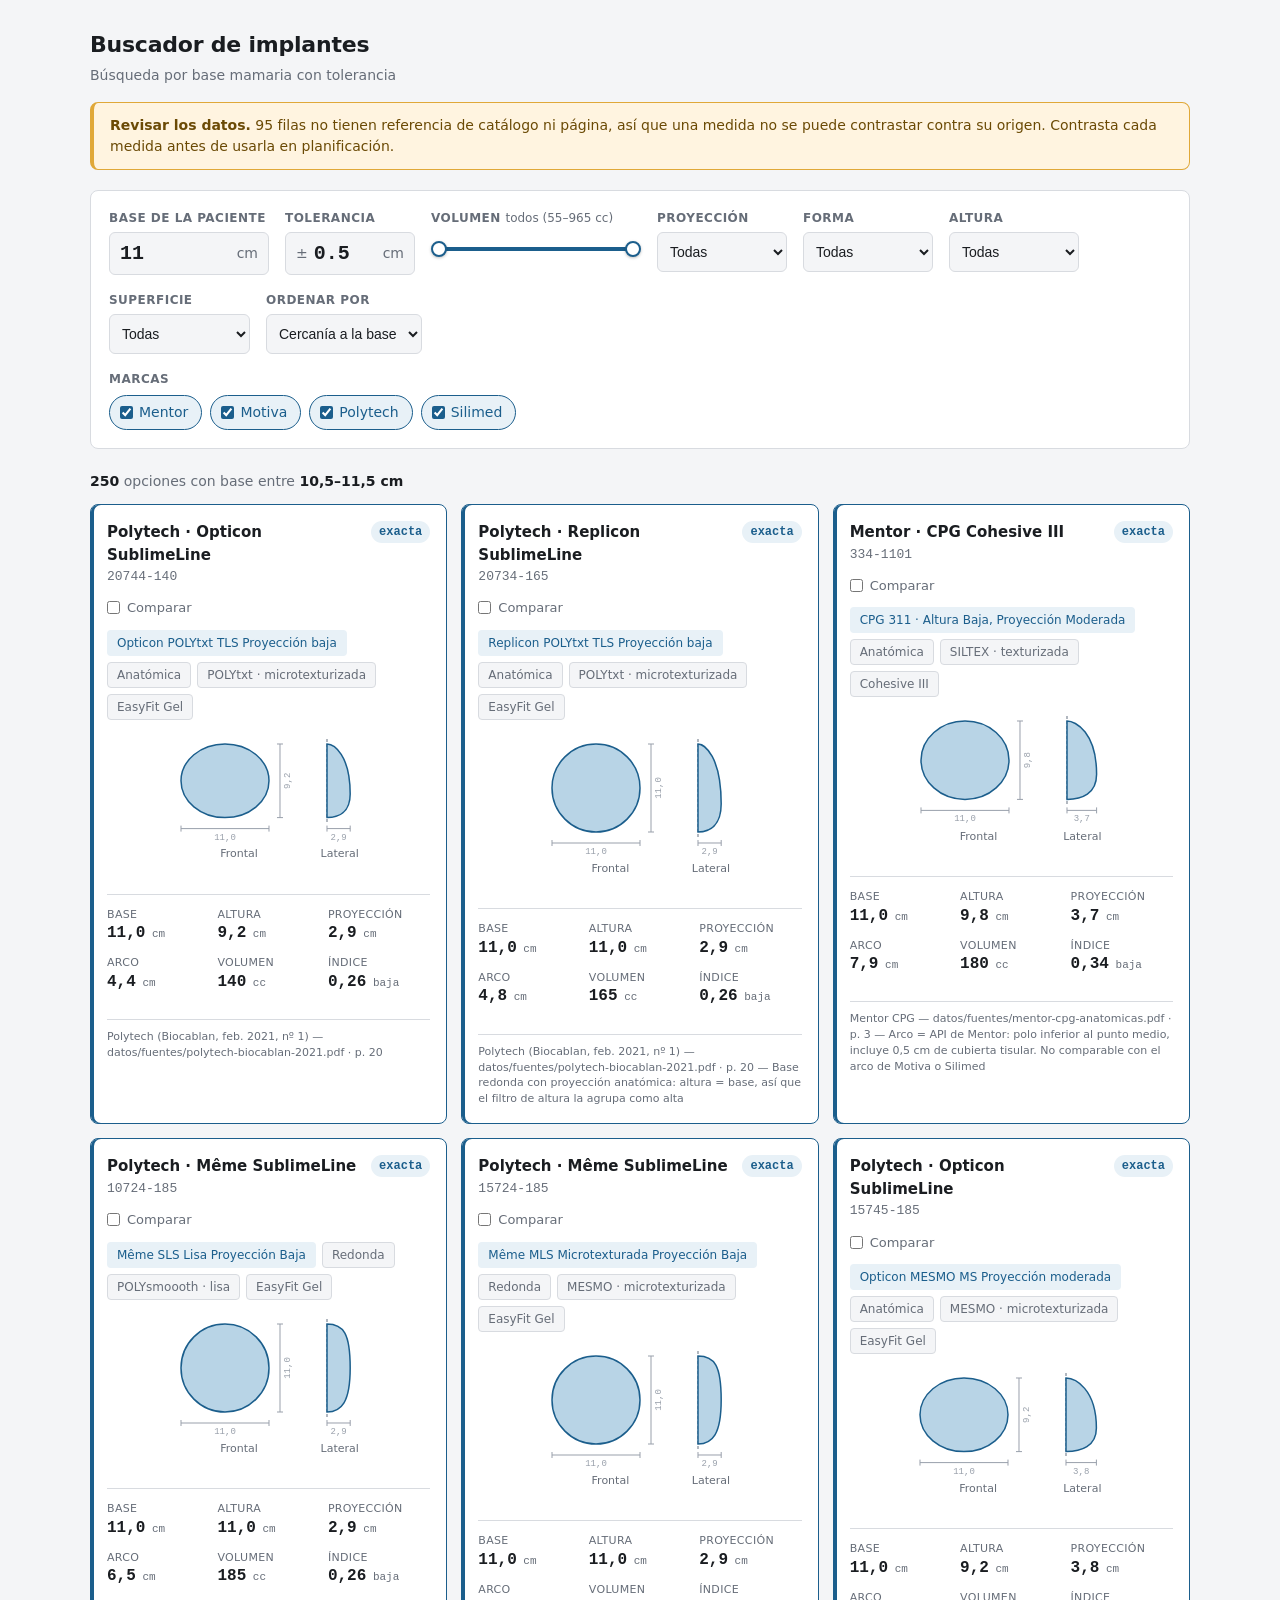
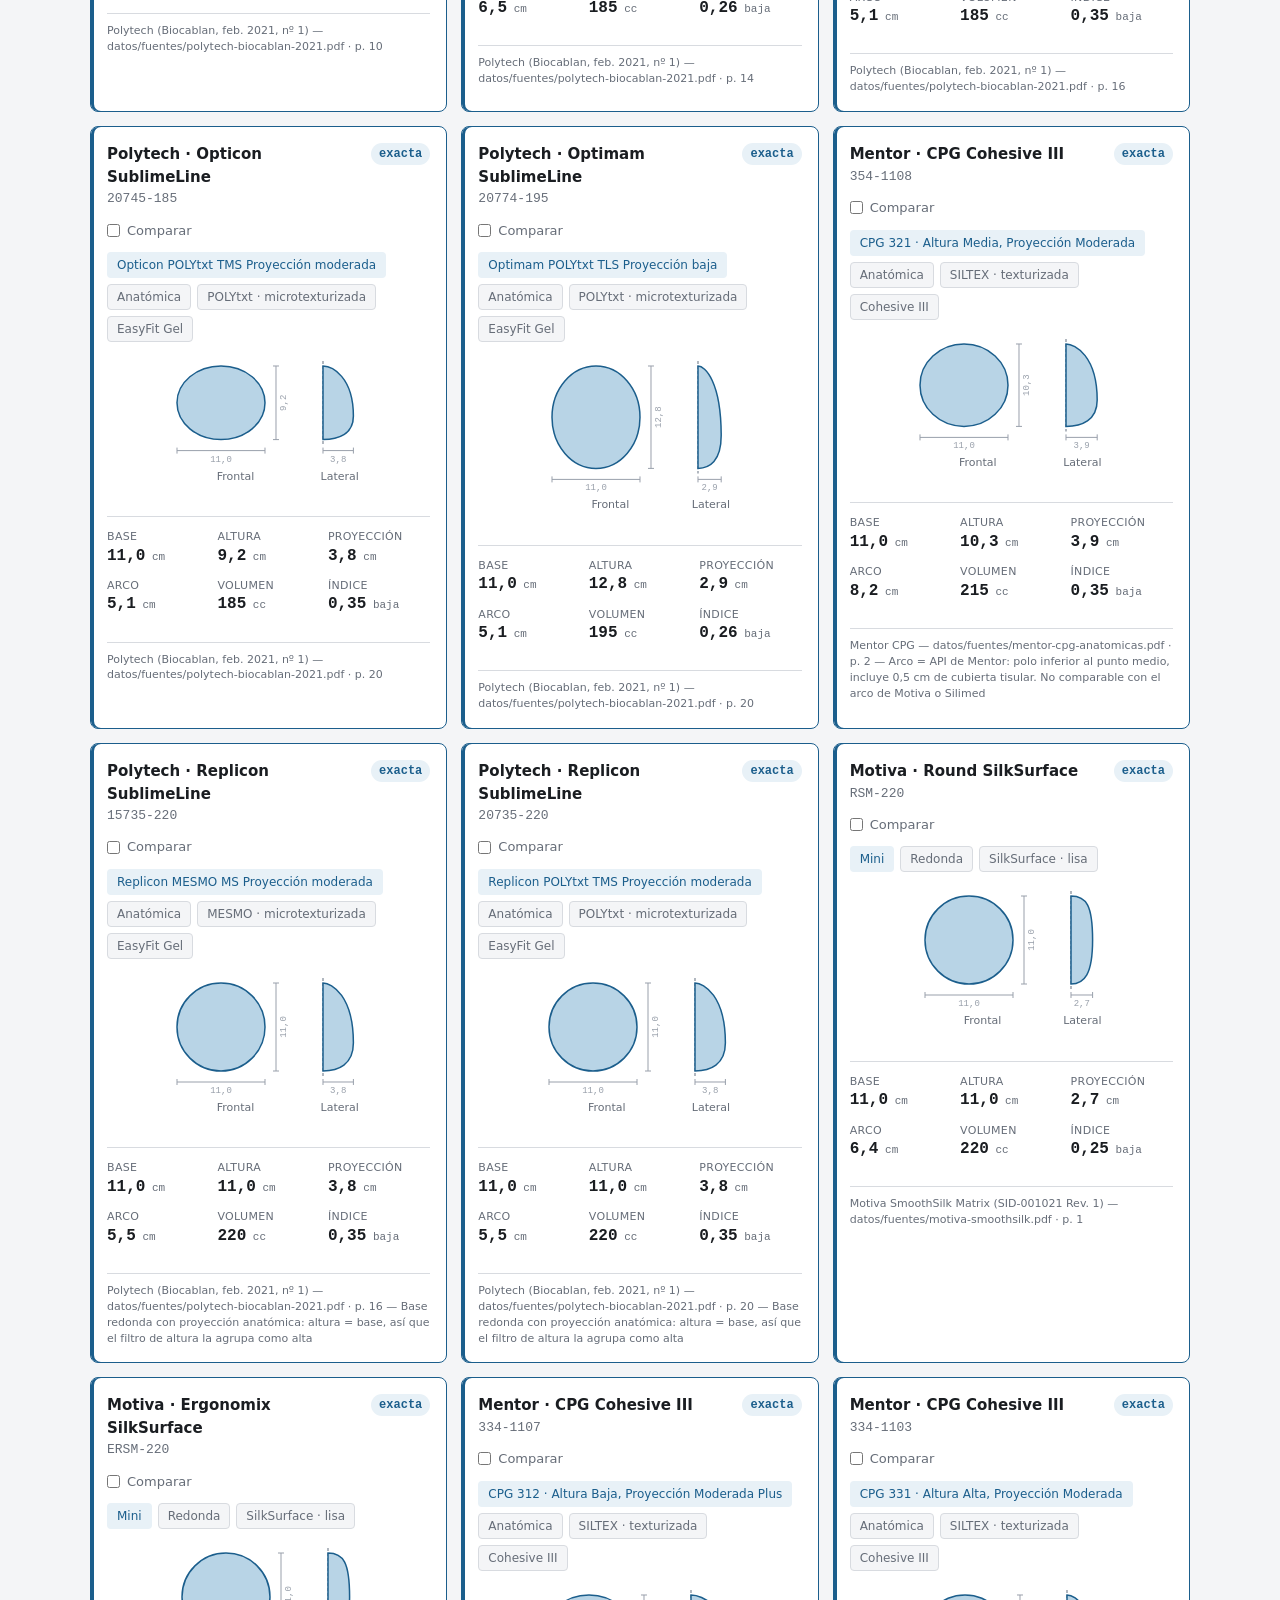
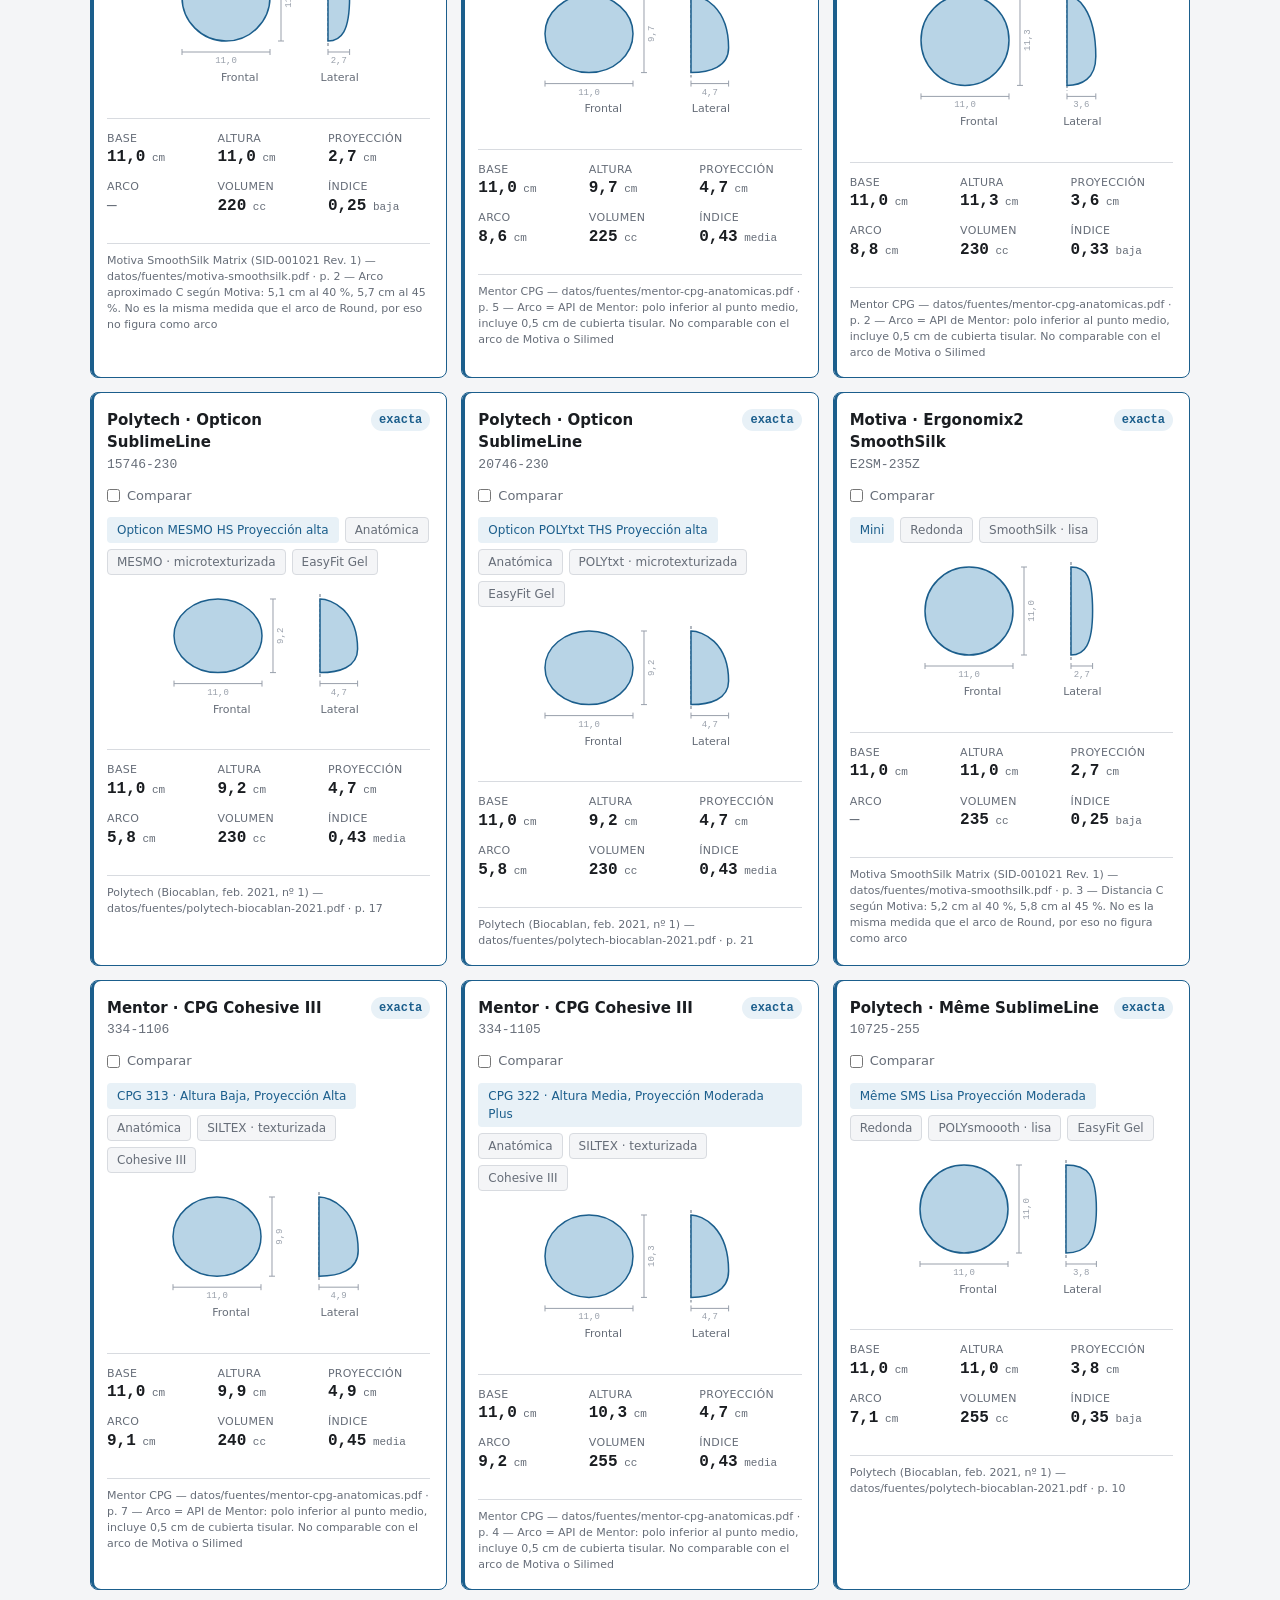
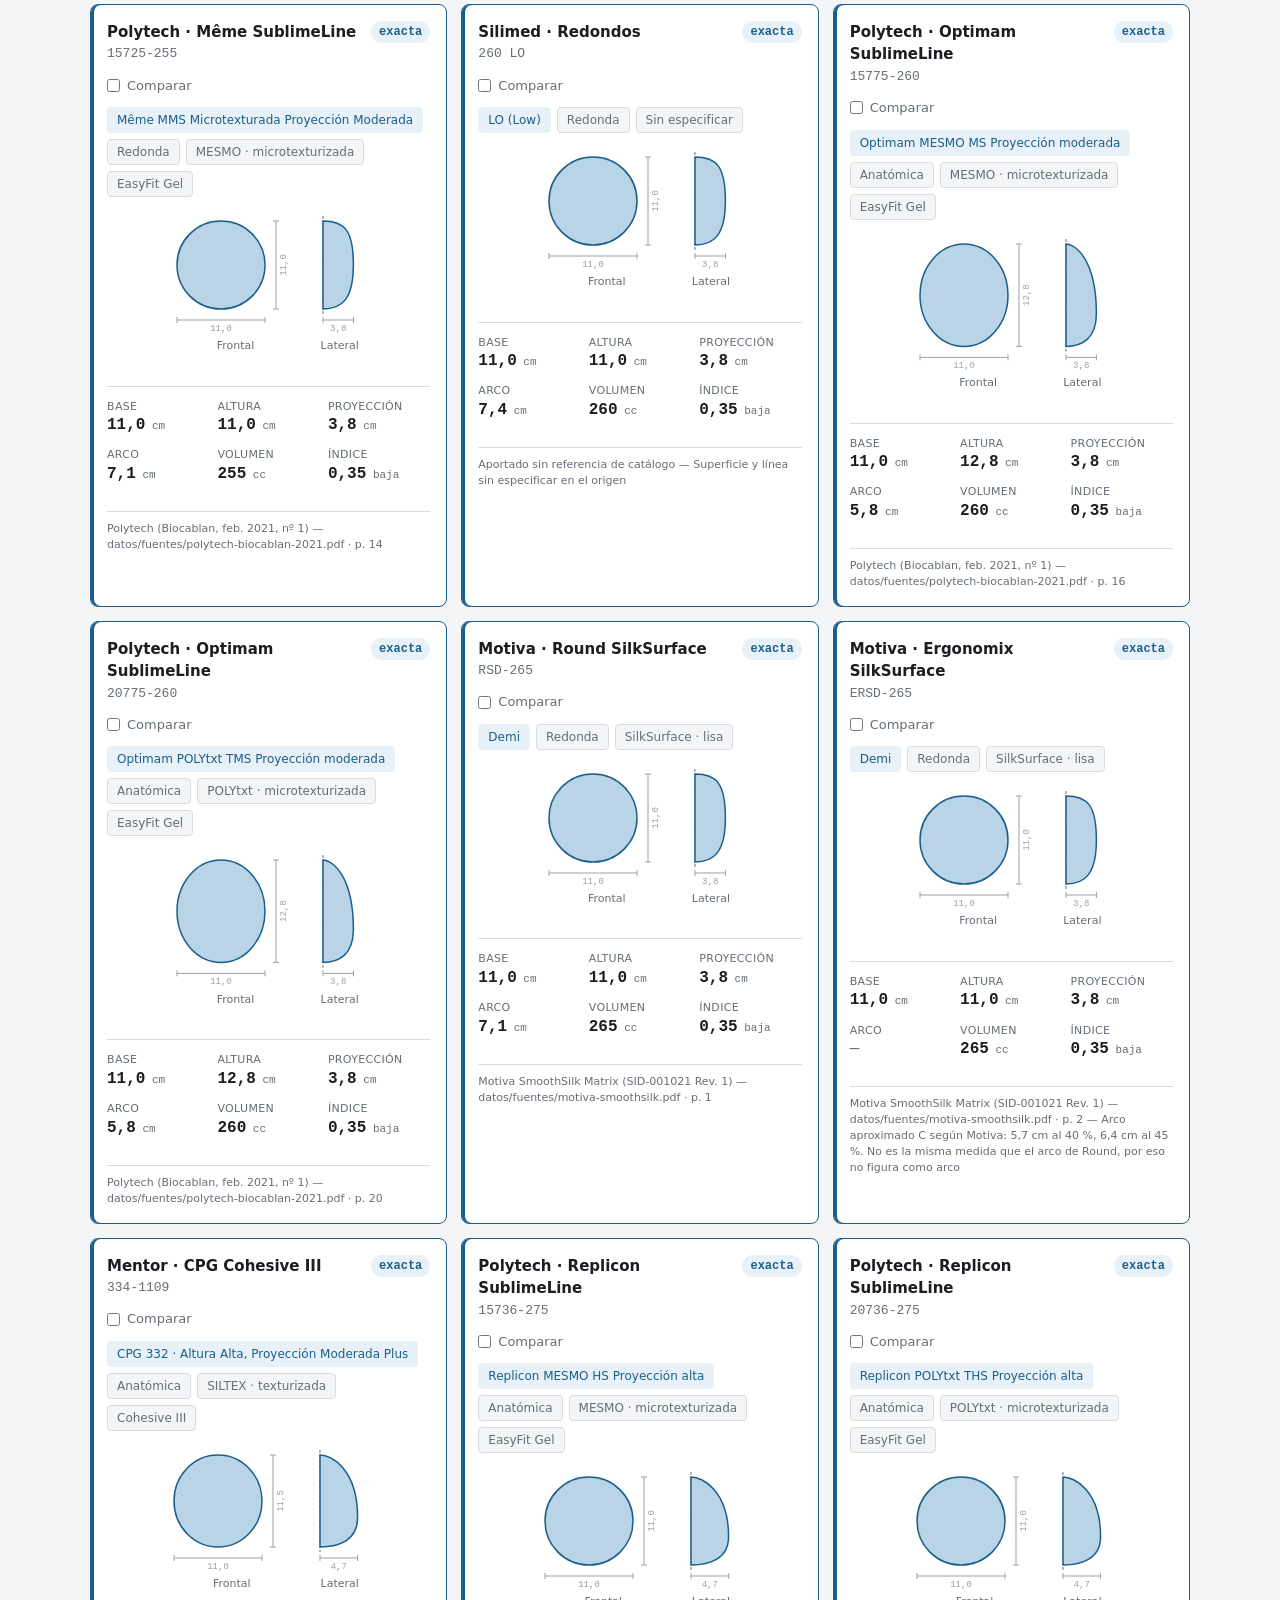
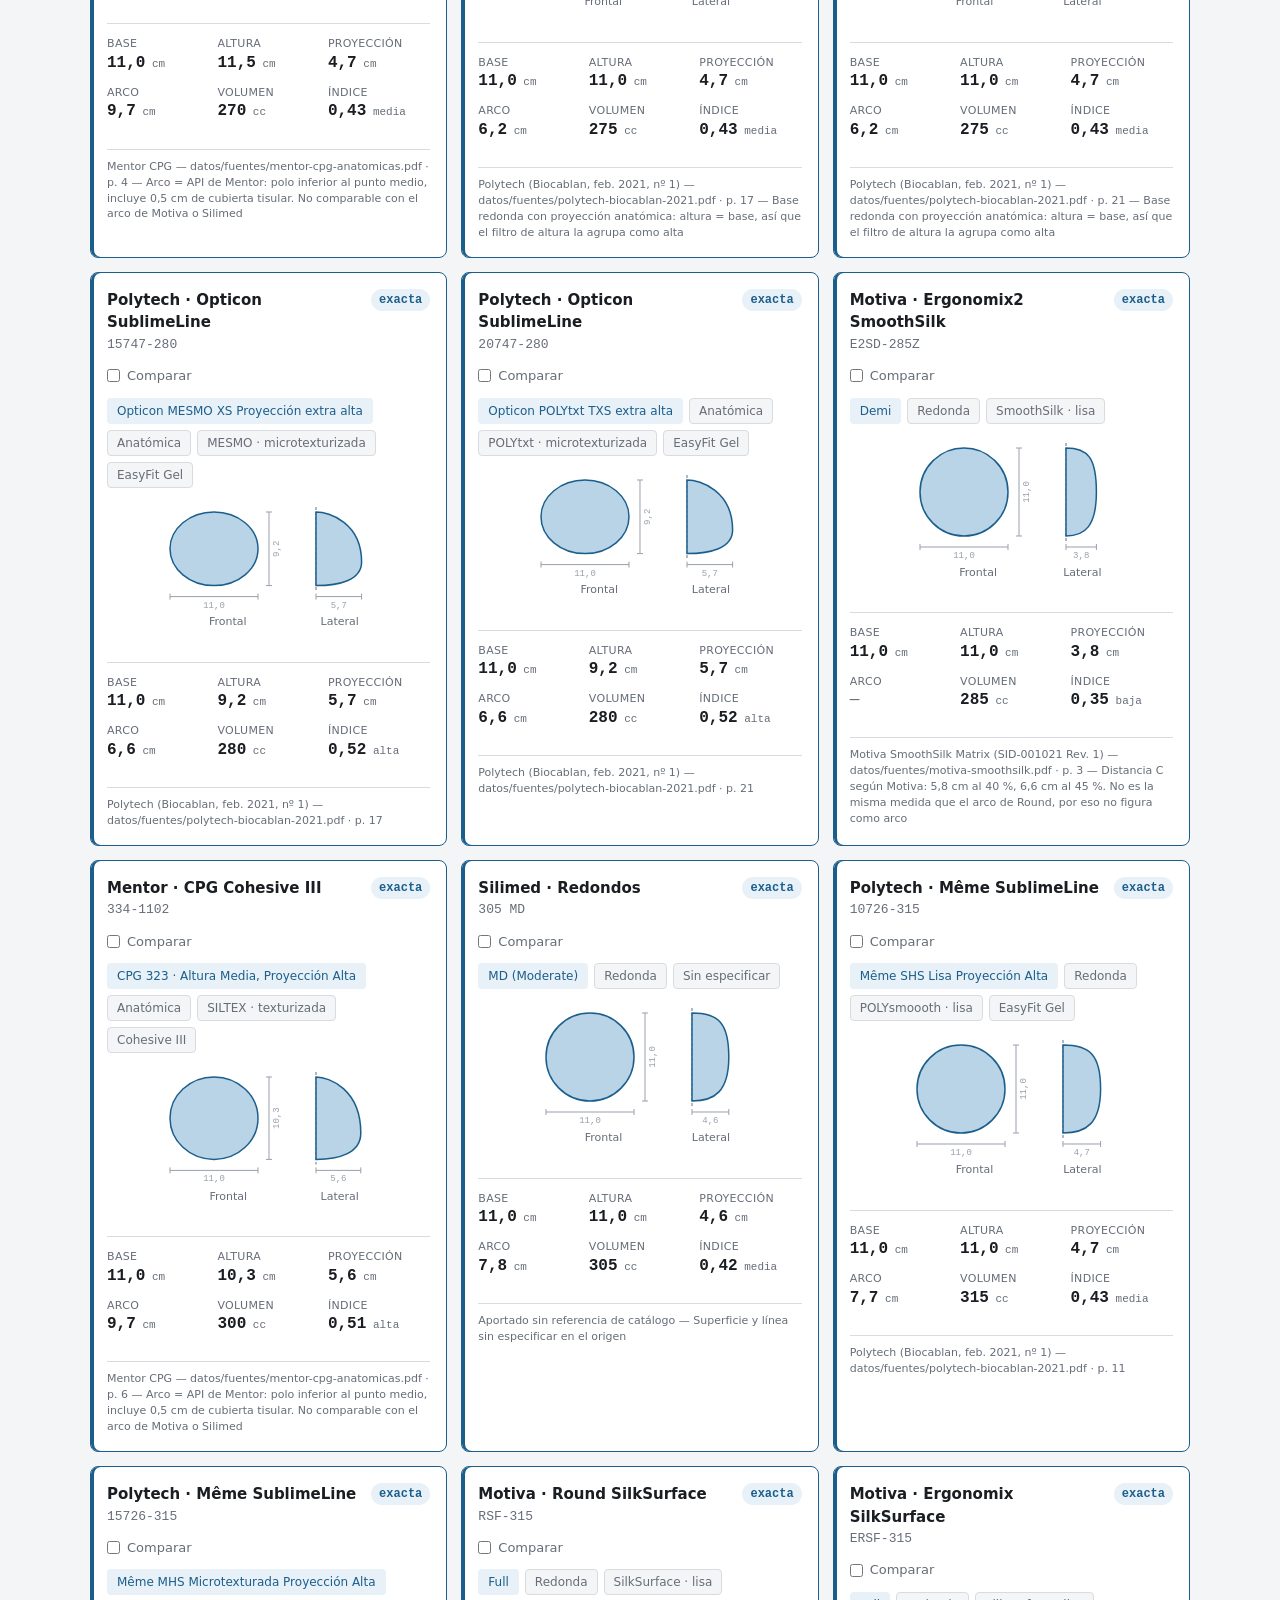
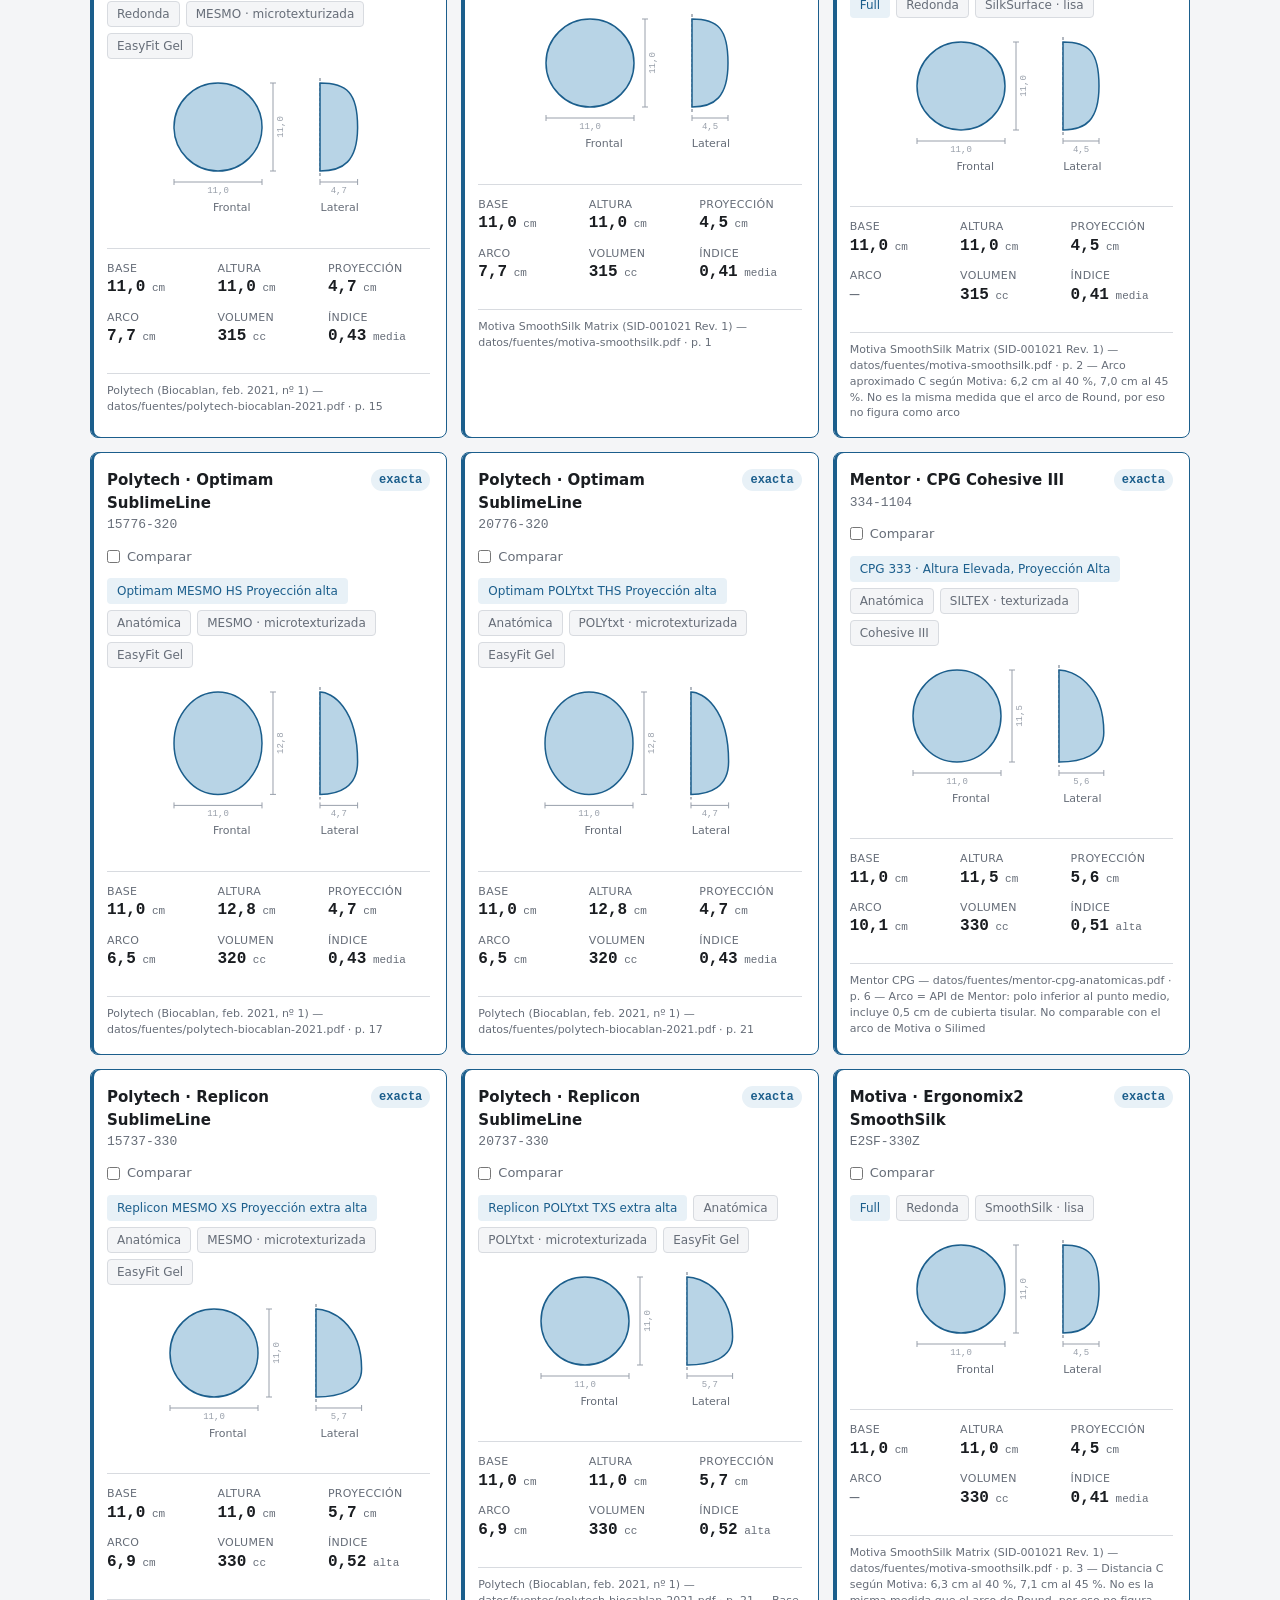
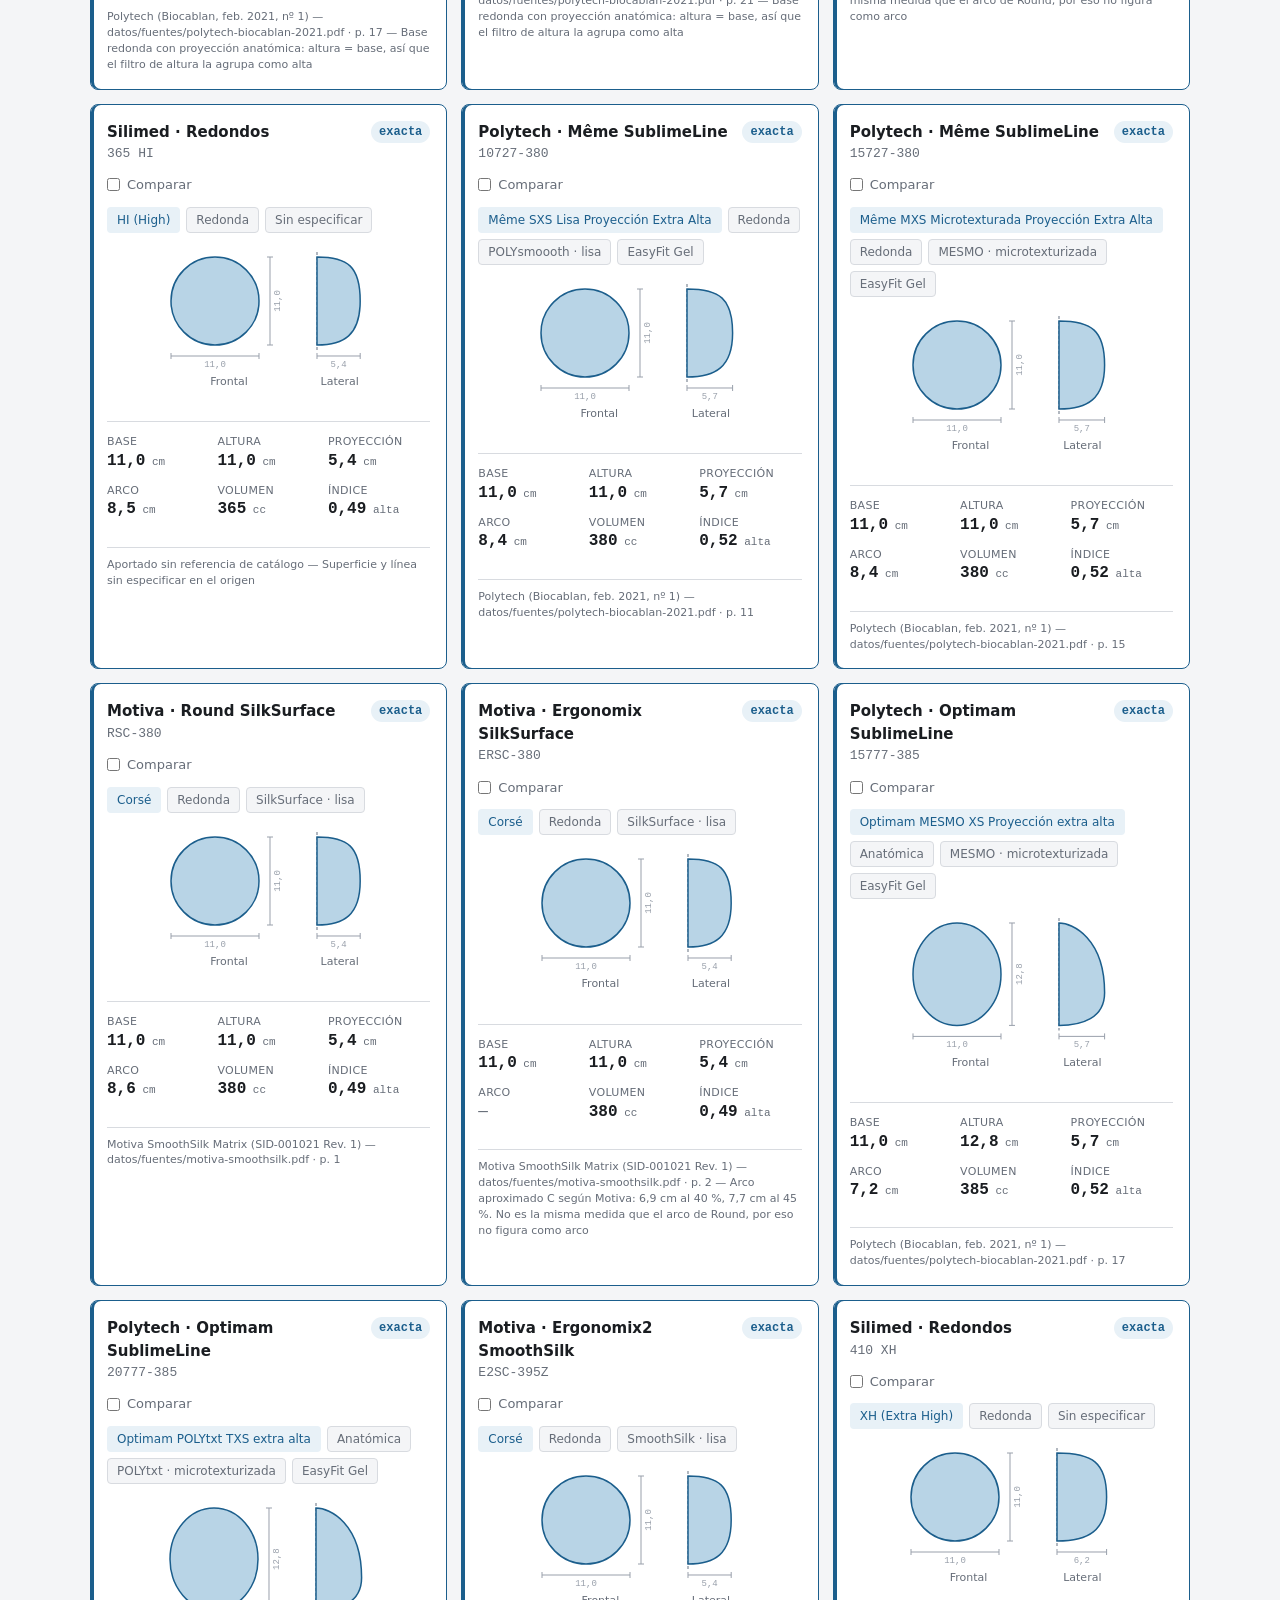
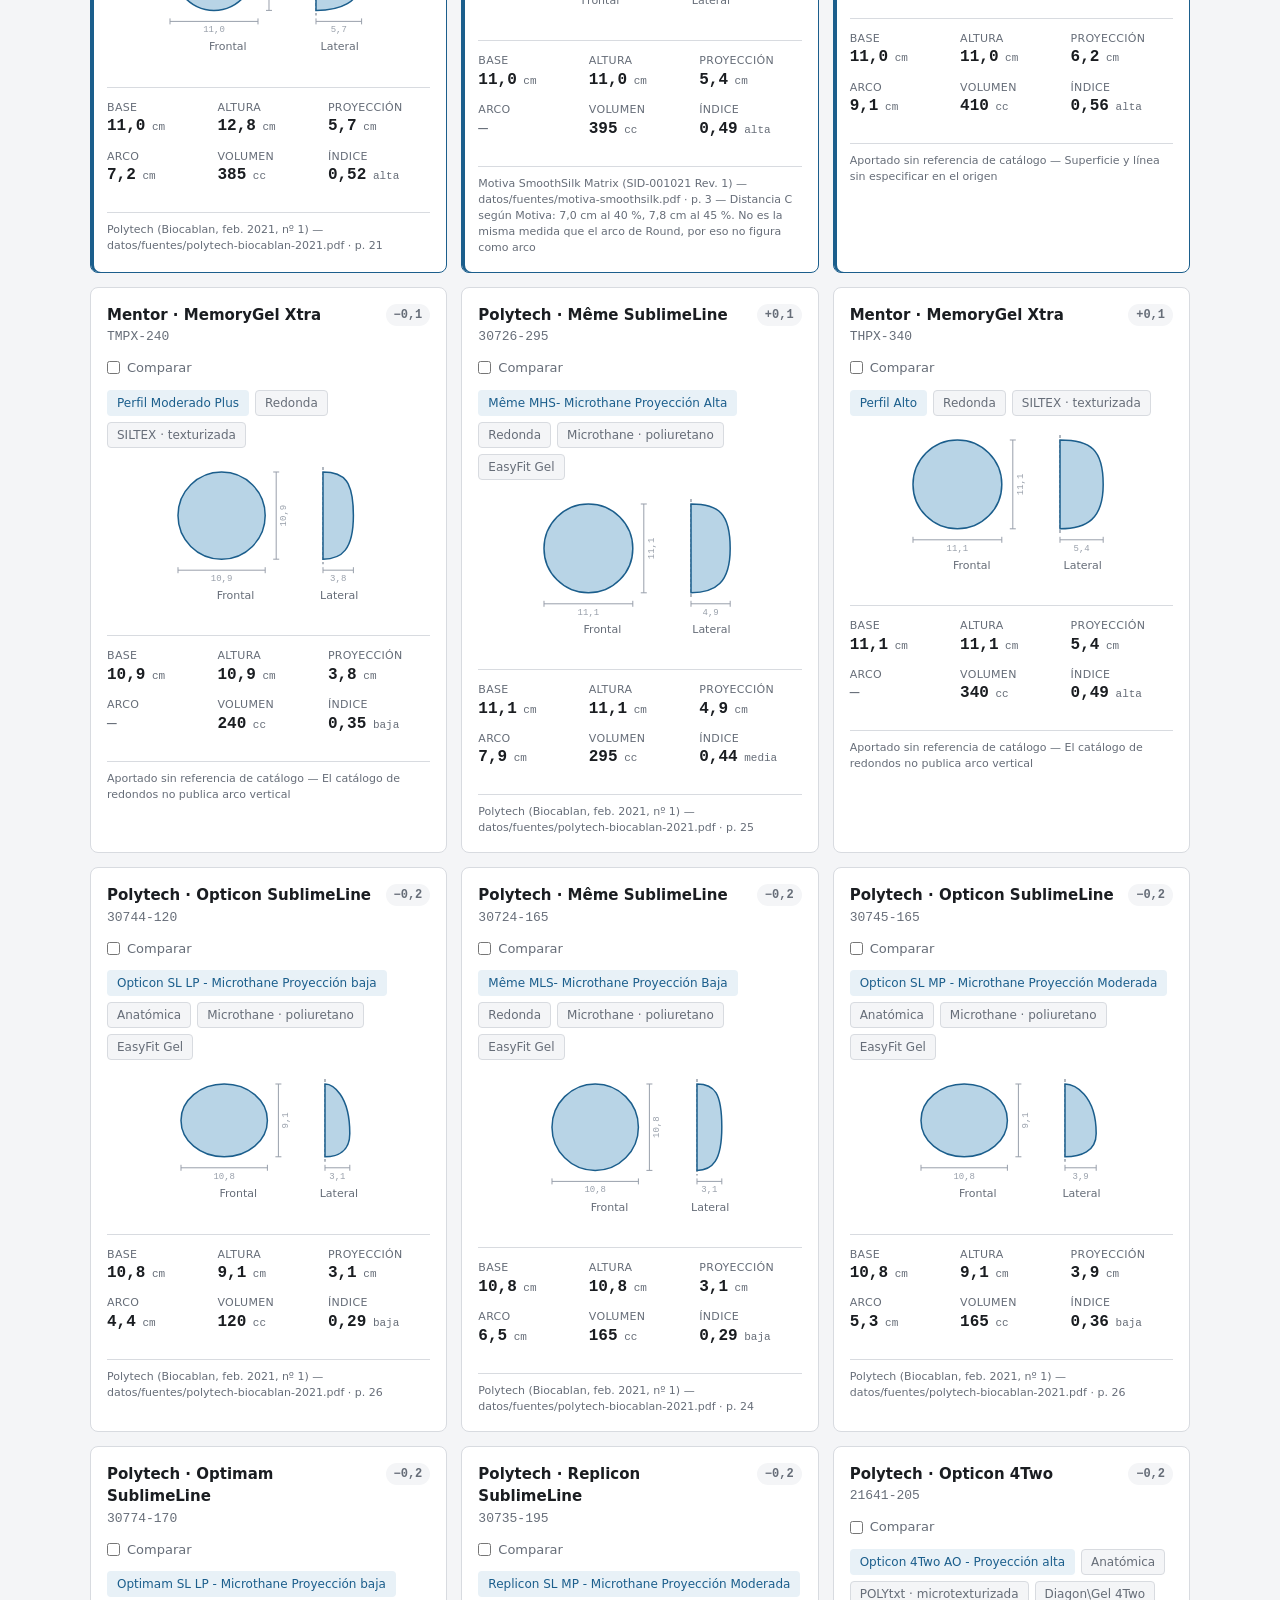
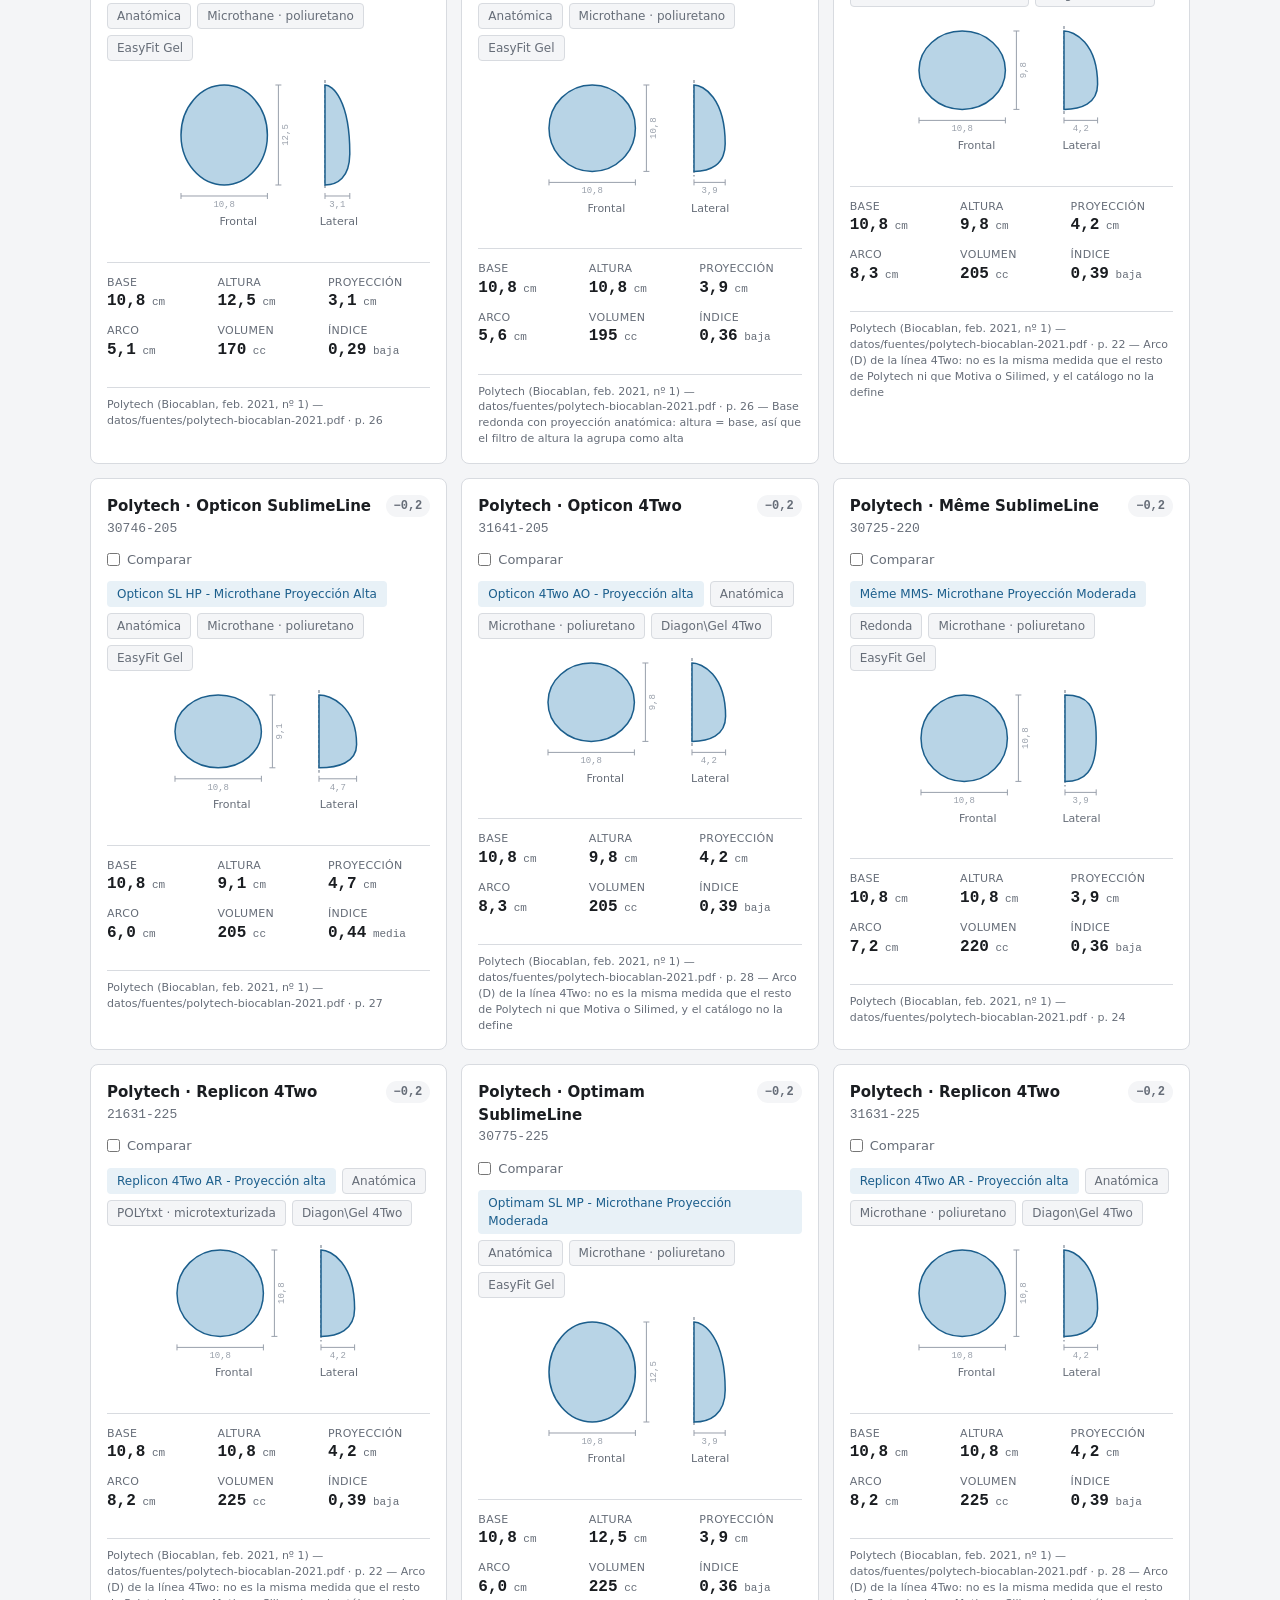
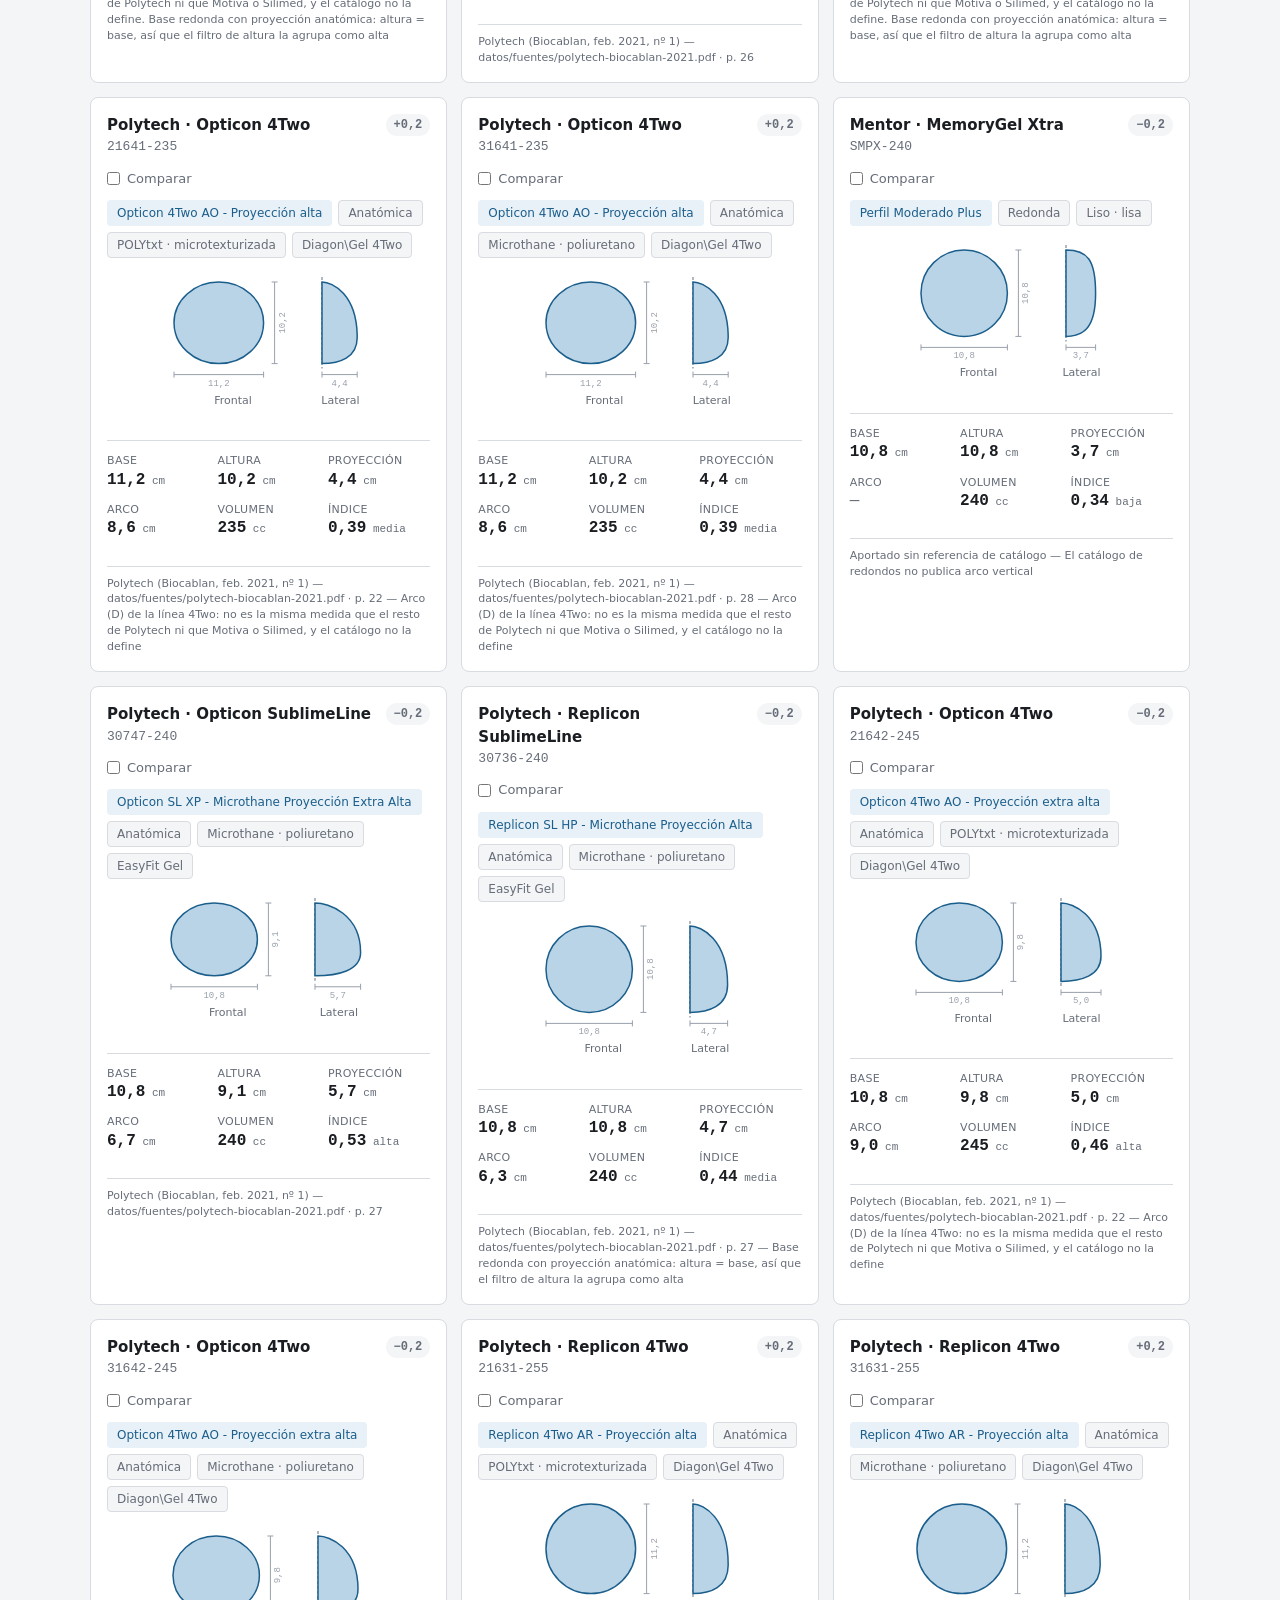
<file: proyectos/implantes-mamarios/web/index.html>
<!doctype html>
<html lang="es">
<head>
  <meta charset="utf-8">
  <meta name="viewport" content="width=device-width, initial-scale=1">
  <title>Buscador de implantes</title>
  <link rel="stylesheet" href="estilos.css">
</head>
<body>

<header class="cabecera">
  <h1>Buscador de implantes</h1>
  <p class="subtitulo">Búsqueda por base mamaria con tolerancia</p>
</header>

<div id="avisoDemo" class="aviso-demo" hidden>
  <strong>Revisar los datos.</strong>
  <span id="avisoDemoTexto"></span>
</div>

<main>
  <section class="panel" aria-label="Criterios de búsqueda">
    <div class="campos">
      <div class="campo campo-principal">
        <label for="base">Base de la paciente</label>
        <div class="con-unidad">
          <input type="number" id="base" value="11" step="0.1" min="6" max="18" inputmode="decimal">
          <span class="unidad">cm</span>
        </div>
      </div>

      <div class="campo">
        <label for="tolerancia">Tolerancia</label>
        <div class="con-unidad">
          <span class="prefijo">±</span>
          <input type="number" id="tolerancia" value="0.5" step="0.1" min="0" max="3" inputmode="decimal">
          <span class="unidad">cm</span>
        </div>
      </div>

      <div class="campo campo-rango">
        <label for="volMin">Volumen <span id="volLectura" class="lectura"></span></label>
        <div class="rango">
          <div class="rango-pista"><div class="rango-relleno" id="rangoRelleno"></div></div>
          <input type="range" id="volMin" step="5" aria-label="Volumen mínimo">
          <input type="range" id="volMax" step="5" aria-label="Volumen máximo">
        </div>
      </div>

      <div class="campo">
        <label for="proyeccion">Proyección</label>
        <select id="proyeccion">
          <option value="">Todas</option>
          <option value="baja">Baja</option>
          <option value="media">Media</option>
          <option value="alta">Alta</option>
        </select>
      </div>

      <div class="campo">
        <label for="forma">Forma</label>
        <select id="forma">
          <option value="">Todas</option>
          <option value="redonda">Redonda</option>
          <option value="anatomica">Anatómica</option>
        </select>
      </div>

      <div class="campo" id="campoAltura" hidden>
        <label for="altura">Altura</label>
        <select id="altura">
          <option value="">Todas</option>
          <option value="baja">Baja</option>
          <option value="media">Media</option>
          <option value="alta">Alta</option>
        </select>
      </div>

      <div class="campo">
        <label for="superficie">Superficie</label>
        <select id="superficie">
          <option value="">Todas</option>
        </select>
      </div>

      <div class="campo">
        <label for="orden">Ordenar por</label>
        <select id="orden">
          <option value="cercania">Cercanía a la base</option>
          <option value="volumen">Volumen</option>
          <option value="proyeccion">Proyección</option>
        </select>
      </div>
    </div>

    <fieldset class="marcas">
      <legend>Marcas</legend>
      <div id="listaMarcas" class="chips"></div>
    </fieldset>
  </section>

  <section id="comparador" class="comparador" aria-label="Comparación" hidden>
    <div class="comparador-cabecera">
      <h2>Comparación</h2>
      <button type="button" id="limpiarComparacion" class="boton-texto">Vaciar</button>
    </div>
    <div class="comparador-cuerpo">
      <div id="comparadorEsquemas" class="comparador-esquemas"></div>
      <div id="comparadorTabla" class="comparador-tabla"></div>
    </div>
  </section>

  <p id="resumen" class="resumen" role="status"></p>
  <div id="resultados" class="resultados"></div>
</main>

<footer class="pie">
  Herramienta interna de consulta. Cada medida debe contrastarse con el catálogo
  del fabricante antes de usarse en planificación quirúrgica.
</footer>

<script src="datos.js"></script>
<script src="app.js"></script>
</body>
</html>
</file>
<file: proyectos/implantes-mamarios/web/estilos.css>
:root {
  --fondo: #f4f5f7;
  --superficie: #ffffff;
  --borde: #d8dbe0;
  --texto: #1a1d21;
  --texto-suave: #666d78;
  --acento: #1b5e8c;
  --acento-suave: #e8f1f7;
  --aviso-fondo: #fff4e0;
  --aviso-borde: #e0a838;
  --aviso-texto: #6b4a05;
  --implante: #b8d4e6;
  --implante-borde: #1b5e8c;
  --cota: #99a0ab;
  --radio: 8px;
  /* Tres colores para la comparación, distinguibles también en escala de
     grises: azul medio, ámbar, verde azulado. */
  --comp-1: #1b5e8c;
  --comp-2: #c2701a;
  --comp-3: #1d7a6c;
}

/* El tema tiene tres estados, no dos: una elección explícita marca la raíz con
   data-theme, y el ajuste "sistema" no marca nada. Por eso el bloque oscuro
   aparece dos veces: una tras prefers-color-scheme (excluyendo una elección
   explícita de claro) y otra tras data-theme="dark". */
@media (prefers-color-scheme: dark) {
  :root:not([data-theme="light"]) {
    --fondo: #16181c;
    --superficie: #1f2227;
    --borde: #343941;
    --texto: #e8eaed;
    --texto-suave: #9aa1ac;
    --acento: #6fb3dd;
    --acento-suave: #1c2b36;
    --aviso-fondo: #2a2314;
    --aviso-borde: #b8892c;
    --aviso-texto: #e8c477;
    --implante: #2c4757;
    --implante-borde: #6fb3dd;
    --cota: #6b7280;
    --comp-1: #6fb3dd;
    --comp-2: #e0a44a;
    --comp-3: #5ac0ac;
  }
}

:root[data-theme="dark"] {
  --fondo: #16181c;
  --superficie: #1f2227;
  --borde: #343941;
  --texto: #e8eaed;
  --texto-suave: #9aa1ac;
  --acento: #6fb3dd;
  --acento-suave: #1c2b36;
  --aviso-fondo: #2a2314;
  --aviso-borde: #b8892c;
  --aviso-texto: #e8c477;
  --implante: #2c4757;
  --implante-borde: #6fb3dd;
  --cota: #6b7280;
  --comp-1: #6fb3dd;
  --comp-2: #e0a44a;
  --comp-3: #5ac0ac;
}

* { box-sizing: border-box; }

body {
  margin: 0;
  padding: 0 16px 48px;
  background: var(--fondo);
  color: var(--texto);
  font: 15px/1.5 system-ui, -apple-system, "Segoe UI", sans-serif;
}

.cabecera {
  max-width: 1100px;
  margin: 0 auto;
  padding-block: 28px 16px;
}

h1 {
  margin: 0;
  font-size: 22px;
  font-weight: 600;
  letter-spacing: -0.01em;
}

.subtitulo {
  margin: 4px 0 0;
  color: var(--texto-suave);
  font-size: 14px;
}

.aviso-demo {
  max-width: 1100px;
  margin: 0 auto 20px;
  padding: 12px 16px;
  background: var(--aviso-fondo);
  border: 1px solid var(--aviso-borde);
  border-left-width: 4px;
  border-radius: var(--radio);
  color: var(--aviso-texto);
  font-size: 14px;
}

main { max-width: 1100px; margin: 0 auto; }

.panel {
  background: var(--superficie);
  border: 1px solid var(--borde);
  border-radius: var(--radio);
  padding: 18px;
}

.campos {
  display: flex;
  flex-wrap: wrap;
  gap: 16px;
}

.campo { display: flex; flex-direction: column; gap: 5px; min-width: 130px; }
.campo-principal { min-width: 160px; }

.campo label {
  font-size: 12px;
  font-weight: 600;
  text-transform: uppercase;
  letter-spacing: 0.04em;
  color: var(--texto-suave);
}

.con-unidad {
  display: flex;
  align-items: center;
  gap: 6px;
  background: var(--fondo);
  border: 1px solid var(--borde);
  border-radius: 6px;
  padding: 0 10px;
}

.con-unidad:focus-within { border-color: var(--acento); }

.con-unidad input {
  border: none;
  background: none;
  color: var(--texto);
  font: 600 20px/1 ui-monospace, "SF Mono", Menlo, monospace;
  font-variant-numeric: tabular-nums;
  padding: 9px 0;
  width: 100%;
  min-width: 0;
}

.con-unidad input:focus { outline: none; }
.con-unidad:focus-within { outline: 2px solid var(--acento); outline-offset: 1px; }
select:focus-visible, .chip:focus-within { outline: 2px solid var(--acento); outline-offset: 1px; }
.unidad, .prefijo, .separador { color: var(--texto-suave); font-size: 14px; flex: none; }

/* --- Deslizador de volumen ---
   Dos inputs range superpuestos sobre una pista dibujada. Los inputs no
   reciben el puntero salvo en sus asas, para que el de abajo siga siendo
   agarrable donde el de arriba no tiene asa. */

.campo-rango { min-width: 210px; justify-content: flex-start; }

.lectura {
  text-transform: none;
  letter-spacing: 0;
  font-weight: 400;
  color: var(--texto-suave);
}

.lectura.activo { color: var(--acento); font-weight: 600; }

.rango {
  position: relative;
  height: 34px;
  display: flex;
  align-items: center;
}

.rango-pista {
  position: absolute;
  left: 8px; right: 8px;
  height: 4px;
  background: var(--borde);
  border-radius: 2px;
}

.rango-relleno {
  position: absolute;
  top: 0; bottom: 0;
  background: var(--acento);
  border-radius: 2px;
}

.rango input[type="range"] {
  position: absolute;
  left: 0; right: 0;
  width: 100%;
  margin: 0;
  background: none;
  pointer-events: none;
  -webkit-appearance: none;
  appearance: none;
}

.rango input[type="range"]::-webkit-slider-runnable-track {
  background: none;
  height: 16px;
}

.rango input[type="range"]::-moz-range-track { background: none; height: 16px; }

.rango input[type="range"]::-webkit-slider-thumb {
  -webkit-appearance: none;
  pointer-events: auto;
  width: 16px; height: 16px;
  border-radius: 50%;
  background: var(--superficie);
  border: 2px solid var(--acento);
  box-shadow: 0 1px 3px rgb(0 0 0 / 0.25);
  cursor: grab;
}

.rango input[type="range"]::-moz-range-thumb {
  pointer-events: auto;
  width: 16px; height: 16px;
  border-radius: 50%;
  background: var(--superficie);
  border: 2px solid var(--acento);
  box-shadow: 0 1px 3px rgb(0 0 0 / 0.25);
  cursor: grab;
}

.rango input[type="range"]:active::-webkit-slider-thumb { cursor: grabbing; }
.rango input[type="range"]:focus-visible::-webkit-slider-thumb {
  outline: 2px solid var(--acento);
  outline-offset: 2px;
}
.rango input[type="range"]:focus-visible::-moz-range-thumb {
  outline: 2px solid var(--acento);
  outline-offset: 2px;
}
.rango input[type="range"]:focus { outline: none; }

select {
  background: var(--fondo);
  border: 1px solid var(--borde);
  border-radius: 6px;
  color: var(--texto);
  font-size: 14px;
  padding: 10px 8px;
  min-width: 130px;
}

.marcas { border: none; margin: 16px 0 0; padding: 0; }

.marcas legend {
  font-size: 12px;
  font-weight: 600;
  text-transform: uppercase;
  letter-spacing: 0.04em;
  color: var(--texto-suave);
  padding: 0 0 7px;
}

.chips { display: flex; flex-wrap: wrap; gap: 8px; }

.chip {
  display: inline-flex;
  align-items: center;
  gap: 6px;
  background: var(--fondo);
  border: 1px solid var(--borde);
  border-radius: 999px;
  padding: 6px 13px 6px 10px;
  font-size: 14px;
  cursor: pointer;
  user-select: none;
}

.chip:has(input:checked) {
  background: var(--acento-suave);
  border-color: var(--acento);
  color: var(--acento);
  font-weight: 500;
}

.chip input { accent-color: var(--acento); margin: 0; }

/* --- Comparación --- */

.comparador {
  margin-top: 20px;
  background: var(--superficie);
  border: 1px solid var(--borde);
  border-radius: var(--radio);
  padding: 16px 18px 18px;
}

.comparador-cabecera {
  display: flex;
  align-items: baseline;
  justify-content: space-between;
  gap: 12px;
  margin-bottom: 4px;
}

.comparador-cabecera h2 {
  margin: 0;
  font-size: 13px;
  font-weight: 600;
  text-transform: uppercase;
  letter-spacing: 0.04em;
  color: var(--texto-suave);
}

.boton-texto {
  background: none;
  border: none;
  color: var(--acento);
  font: inherit;
  font-size: 13px;
  cursor: pointer;
  padding: 2px 4px;
  border-radius: 4px;
}

.boton-texto:hover { text-decoration: underline; }
.boton-texto:focus-visible { outline: 2px solid var(--acento); outline-offset: 1px; }

.comparador-cuerpo {
  display: flex;
  flex-wrap: wrap;
  align-items: center;
  gap: 24px;
}

.comparador-esquemas {
  display: flex;
  gap: 20px;
  align-items: center;
  flex: none;
}

.comparador-tabla { flex: 1 1 320px; overflow-x: auto; }

.comparador-tabla table {
  border-collapse: collapse;
  width: 100%;
  font-size: 14px;
}

.comparador-tabla th,
.comparador-tabla td {
  text-align: left;
  padding: 6px 12px 6px 0;
  border-bottom: 1px solid var(--borde);
  white-space: nowrap;
}

.comparador-tabla tbody th {
  font-size: 11px;
  font-weight: 600;
  text-transform: uppercase;
  letter-spacing: 0.03em;
  color: var(--texto-suave);
}

.comparador-tabla td {
  font: 600 15px/1.3 ui-monospace, "SF Mono", Menlo, monospace;
  font-variant-numeric: tabular-nums;
}

/* Arriba, no abajo: si un subtítulo ocupa tres líneas y otro una, alinear por
   abajo descoloca los puntos de color y las referencias entre columnas. */
.comparador-tabla thead th { vertical-align: top; padding-bottom: 9px; }
.comparador-tabla .ref { display: block; font: 600 14px/1.3 ui-monospace, Menlo, monospace; }
.comparador-tabla .sub { display: block; font-size: 11px; font-weight: 400; color: var(--texto-suave); white-space: normal; max-width: 22ch; }

.punto {
  display: inline-block;
  width: 9px; height: 9px;
  border-radius: 50%;
  margin-bottom: 3px;
}

.oculto {
  position: absolute;
  width: 1px; height: 1px;
  overflow: hidden;
  clip-path: inset(50%);
}

.comparar {
  display: flex;
  align-items: center;
  gap: 7px;
  font-size: 13px;
  color: var(--texto-suave);
  cursor: pointer;
  user-select: none;
}

.comparar input { accent-color: var(--acento); margin: 0; cursor: pointer; }
.comparar:has(input:checked) { color: var(--comp, var(--acento)); font-weight: 500; }
.comparar.lleno { opacity: 0.45; cursor: default; }
.comparar.lleno input { cursor: default; }
.comparar:focus-within { outline: 2px solid var(--acento); outline-offset: 3px; border-radius: 3px; }

.tarjeta.comparada { border-color: var(--comp); box-shadow: inset 3px 0 0 var(--comp); }

.resumen {
  margin: 22px 0 12px;
  color: var(--texto-suave);
  font-size: 14px;
}

.resumen strong { color: var(--texto); }

.resultados {
  display: grid;
  grid-template-columns: repeat(auto-fill, minmax(330px, 1fr));
  gap: 14px;
}

.tarjeta {
  background: var(--superficie);
  border: 1px solid var(--borde);
  border-radius: var(--radio);
  padding: 16px;
  display: flex;
  flex-direction: column;
  gap: 12px;
}

.tarjeta.exacta { border-color: var(--acento); box-shadow: inset 3px 0 0 var(--acento); }

.tarjeta-cabecera { display: flex; justify-content: space-between; gap: 10px; align-items: start; }

.marca-linea { font-weight: 600; font-size: 15px; }
.referencia {
  color: var(--texto-suave);
  font: 13px/1.4 ui-monospace, "SF Mono", Menlo, monospace;
  margin-top: 2px;
}

.delta {
  flex: none;
  font: 600 12px/1 ui-monospace, Menlo, monospace;
  padding: 5px 8px;
  border-radius: 999px;
  background: var(--fondo);
  color: var(--texto-suave);
  white-space: nowrap;
}

.delta.cero { background: var(--acento-suave); color: var(--acento); }

.etiquetas { display: flex; flex-wrap: wrap; gap: 6px; }

.etiqueta {
  font-size: 12px;
  padding: 3px 9px;
  border-radius: 4px;
  background: var(--fondo);
  border: 1px solid var(--borde);
  color: var(--texto-suave);
}

.etiqueta.perfil { background: var(--acento-suave); border-color: transparent; color: var(--acento); font-weight: 500; }

.esquemas { display: flex; gap: 18px; justify-content: center; align-items: flex-end; padding: 4px 0; }
.esquema { text-align: center; margin: 0; }
.esquema svg { display: block; margin: 0 auto; }
.esquema figcaption { font-size: 11px; color: var(--texto-suave); margin-top: 3px; }

.medidas {
  display: grid;
  grid-template-columns: repeat(3, 1fr);
  gap: 12px 8px;
  border-top: 1px solid var(--borde);
  padding-top: 12px;
}

.medida { display: flex; flex-direction: column; gap: 1px; }

.medida dt {
  font-size: 11px;
  text-transform: uppercase;
  letter-spacing: 0.03em;
  color: var(--texto-suave);
}

.medida dd {
  margin: 0;
  font: 600 16px/1.2 ui-monospace, "SF Mono", Menlo, monospace;
  font-variant-numeric: tabular-nums;
}

.medida dd .u { font-size: 11px; font-weight: 400; color: var(--texto-suave); }
.medida dd.vacio { color: var(--texto-suave); font-weight: 400; }

.fuente {
  font-size: 11px;
  color: var(--texto-suave);
  border-top: 1px solid var(--borde);
  padding-top: 9px;
  line-height: 1.45;
}

.vacio-total {
  grid-column: 1 / -1;
  text-align: center;
  padding: 48px 20px;
  color: var(--texto-suave);
  background: var(--superficie);
  border: 1px dashed var(--borde);
  border-radius: var(--radio);
}

.pie {
  max-width: 1100px;
  margin: 36px auto 0;
  padding-top: 16px;
  border-top: 1px solid var(--borde);
  color: var(--texto-suave);
  font-size: 12px;
}

@media (max-width: 520px) {
  .campo, .campo-principal { min-width: 100%; }
  .resultados { grid-template-columns: 1fr; }
}
</file>
